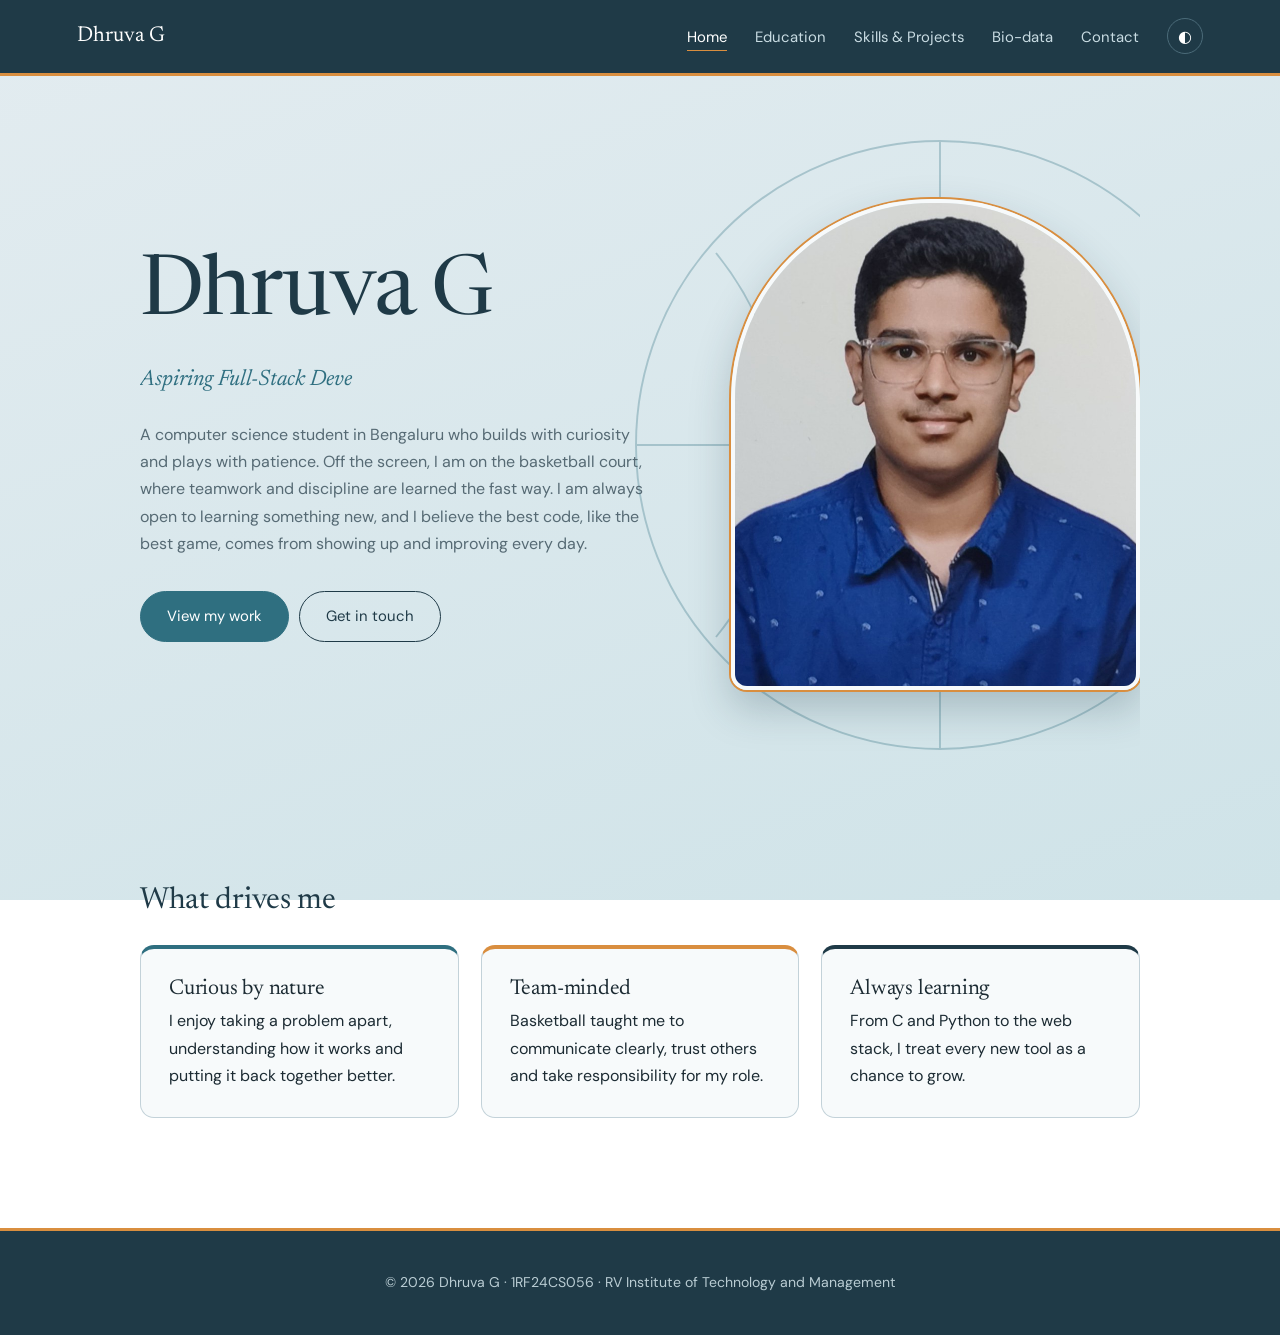
<file: resume/index.html>
<!DOCTYPE html>
<html lang="en" data-theme="light">
<head>
<meta charset="UTF-8"><meta name="viewport" content="width=device-width,initial-scale=1">
<title>Home | Dhruva G</title>
<meta name="description" content="Portfolio and resume of Dhruva G, aspiring full-stack developer.">
<link rel="preconnect" href="https://fonts.googleapis.com"><link rel="preconnect" href="https://fonts.gstatic.com" crossorigin>
<link href="https://fonts.googleapis.com/css2?family=DM+Sans:wght@400;500&family=Newsreader:ital,wght@0,400;1,400&display=swap" rel="stylesheet">
<script>document.documentElement.className="js"</script><link rel="stylesheet" href="style.css">
</head>
<body>
<nav>
<a class="logo" href="index.html">Dhruva G</a>
<button id="menu" aria-label="Open menu">&#9776;</button>
<ul>
<li><a href="index.html">Home</a></li><li><a href="education.html">Education</a></li><li><a href="skills.html">Skills &amp; Projects</a></li><li><a href="biodata.html">Bio-data</a></li><li><a href="contact.html">Contact</a></li>
<li><button id="theme" aria-label="Toggle dark mode">&#9680;</button></li>
</ul>
</nav>
<main><div class="wrap">

<div class="hero">
<svg class="court" viewBox="0 0 400 400" fill="none" stroke="currentColor" stroke-width="1.2" aria-hidden="true"><circle cx="200" cy="200" r="190"/><circle cx="200" cy="200" r="70"/><path d="M200 10v380M10 200h380"/><path d="M60 80a190 190 0 0 1 0 240"/></svg>
<div>
<h1>Dhruva G</h1>
<div class="tag" id="typed" data-text="Aspiring Full-Stack Developer"></div>
<p>A computer science student in Bengaluru who builds with curiosity and plays with patience. Off the screen, I am on the basketball court, where teamwork and discipline are learned the fast way. I am always open to learning something new, and I believe the best code, like the best game, comes from showing up and improving every day.</p>
<a class="btn fill" href="skills.html">View my work</a><a class="btn" href="contact.html">Get in touch</a>
</div>
<div class="photo"><img src="photo.jpg" alt="Portrait of Dhruva G"></div>
</div>
<section class="reveal"><h2>What drives me</h2>
<div class="grid">
<div class="card"><h3>Curious by nature</h3><p>I enjoy taking a problem apart, understanding how it works and putting it back together better.</p></div>
<div class="card"><h3>Team-minded</h3><p>Basketball taught me to communicate clearly, trust others and take responsibility for my role.</p></div>
<div class="card"><h3>Always learning</h3><p>From C and Python to the web stack, I treat every new tool as a chance to grow.</p></div>
</div></section>
</div></main>
<footer>&copy; <span id="year"></span> Dhruva G &middot; 1RF24CS056 &middot; RV Institute of Technology and Management</footer>
<script src="https://code.jquery.com/jquery-3.7.1.min.js"></script>
<script src="script.js"></script>
</body>
</html>
</file>
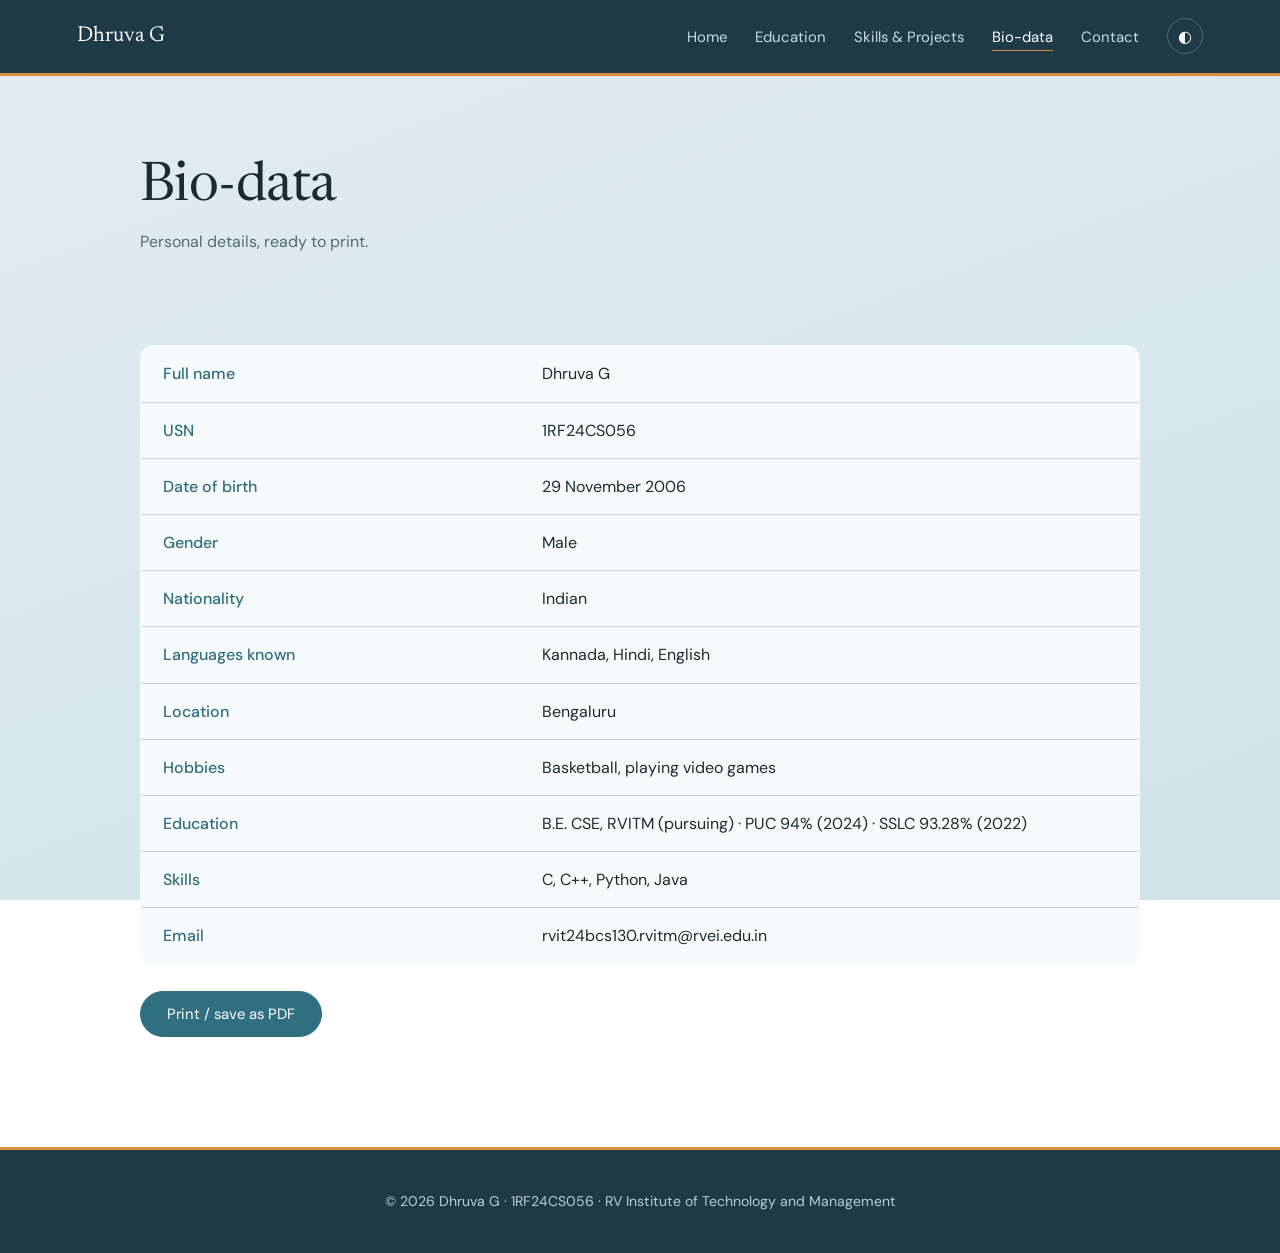
<file: resume/biodata.html>
<!DOCTYPE html>
<html lang="en" data-theme="light">
<head>
<meta charset="UTF-8"><meta name="viewport" content="width=device-width,initial-scale=1">
<title>Bio-data | Dhruva G</title>
<meta name="description" content="Portfolio and resume of Dhruva G, aspiring full-stack developer.">
<link rel="preconnect" href="https://fonts.googleapis.com"><link rel="preconnect" href="https://fonts.gstatic.com" crossorigin>
<link href="https://fonts.googleapis.com/css2?family=DM+Sans:wght@400;500&family=Newsreader:ital,wght@0,400;1,400&display=swap" rel="stylesheet">
<script>document.documentElement.className="js"</script><link rel="stylesheet" href="style.css">
</head>
<body>
<nav>
<a class="logo" href="index.html">Dhruva G</a>
<button id="menu" aria-label="Open menu">&#9776;</button>
<ul>
<li><a href="index.html">Home</a></li><li><a href="education.html">Education</a></li><li><a href="skills.html">Skills &amp; Projects</a></li><li><a href="biodata.html">Bio-data</a></li><li><a href="contact.html">Contact</a></li>
<li><button id="theme" aria-label="Toggle dark mode">&#9680;</button></li>
</ul>
</nav>
<main><div class="wrap">

<div class="page-head"><h1>Bio-data</h1><p>Personal details, ready to print.</p></div>
<section class="reveal"><table>
<tr><td>Full name</td><td>Dhruva G</td></tr>
<tr><td>USN</td><td>1RF24CS056</td></tr>
<tr><td>Date of birth</td><td>29 November 2006</td></tr>
<tr><td>Gender</td><td>Male</td></tr>
<tr><td>Nationality</td><td>Indian</td></tr>
<tr><td>Languages known</td><td>Kannada, Hindi, English</td></tr>
<tr><td>Location</td><td>Bengaluru</td></tr>
<tr><td>Hobbies</td><td>Basketball, playing video games</td></tr>
<tr><td>Education</td><td>B.E. CSE, RVITM (pursuing) &middot; PUC 94% (2024) &middot; SSLC 93.28% (2022)</td></tr>
<tr><td>Skills</td><td>C, C++, Python, Java</td></tr>
<tr><td>Email</td><td>rvit24bcs130.rvitm@rvei.edu.in</td></tr>
</table>
<p style="margin-top:26px" class="noprint"><button class="btn fill" id="print">Print / save as PDF</button></p>
</section>
</div></main>
<footer>&copy; <span id="year"></span> Dhruva G &middot; 1RF24CS056 &middot; RV Institute of Technology and Management</footer>
<script src="https://code.jquery.com/jquery-3.7.1.min.js"></script>
<script src="script.js"></script>
</body>
</html>
</file>
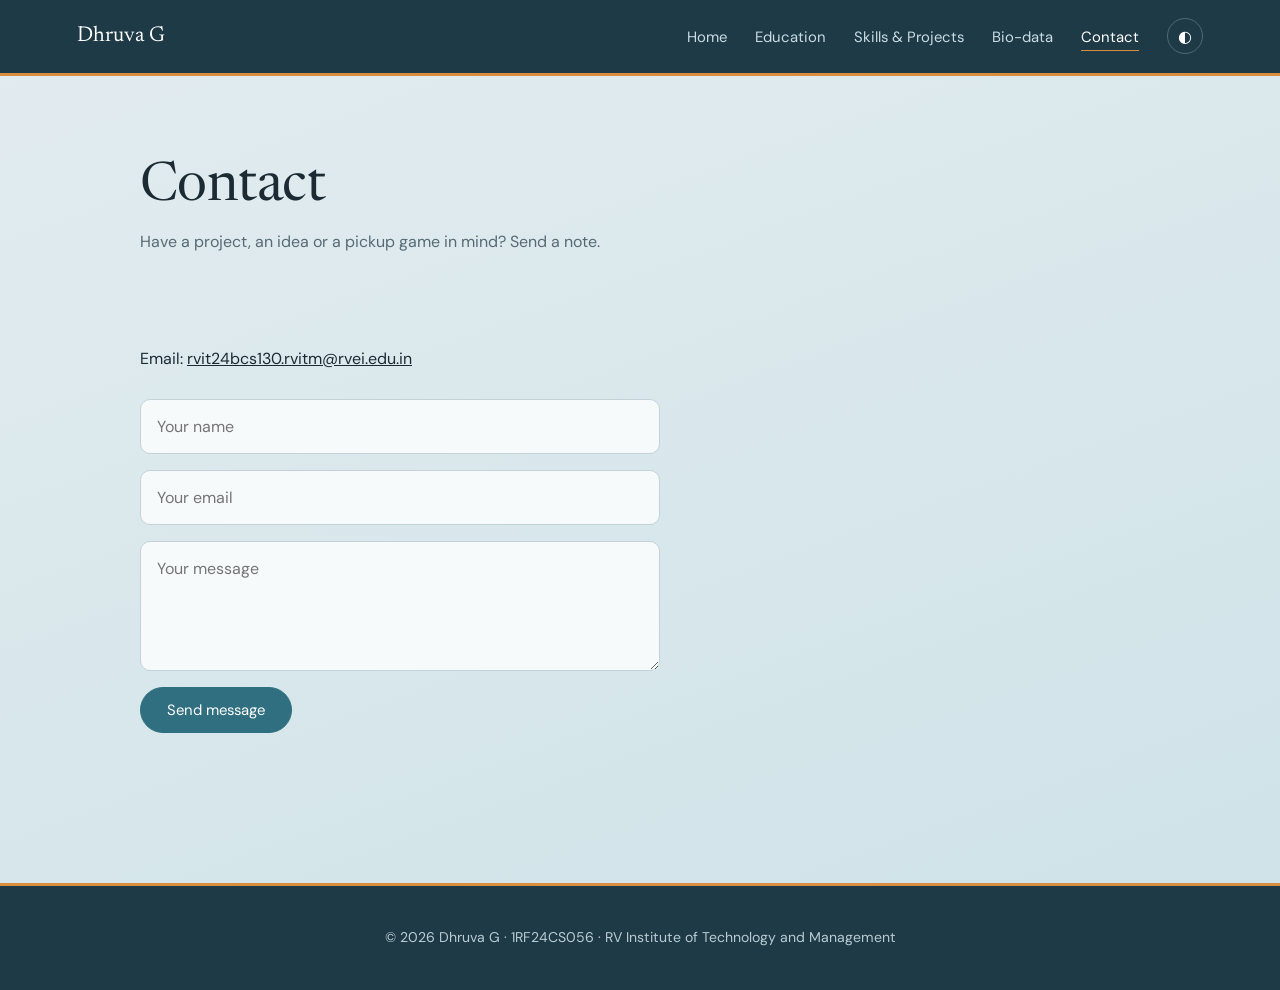
<file: resume/contact.html>
<!DOCTYPE html>
<html lang="en" data-theme="light">
<head>
<meta charset="UTF-8"><meta name="viewport" content="width=device-width,initial-scale=1">
<title>Contact | Dhruva G</title>
<meta name="description" content="Portfolio and resume of Dhruva G, aspiring full-stack developer.">
<link rel="preconnect" href="https://fonts.googleapis.com"><link rel="preconnect" href="https://fonts.gstatic.com" crossorigin>
<link href="https://fonts.googleapis.com/css2?family=DM+Sans:wght@400;500&family=Newsreader:ital,wght@0,400;1,400&display=swap" rel="stylesheet">
<script>document.documentElement.className="js"</script><link rel="stylesheet" href="style.css">
</head>
<body>
<nav>
<a class="logo" href="index.html">Dhruva G</a>
<button id="menu" aria-label="Open menu">&#9776;</button>
<ul>
<li><a href="index.html">Home</a></li><li><a href="education.html">Education</a></li><li><a href="skills.html">Skills &amp; Projects</a></li><li><a href="biodata.html">Bio-data</a></li><li><a href="contact.html">Contact</a></li>
<li><button id="theme" aria-label="Toggle dark mode">&#9680;</button></li>
</ul>
</nav>
<main><div class="wrap">

<div class="page-head"><h1>Contact</h1><p>Have a project, an idea or a pickup game in mind? Send a note.</p></div>
<section class="reveal">
<p style="margin-bottom:26px">Email: <a href="mailto:rvit24bcs130.rvitm@rvei.edu.in">rvit24bcs130.rvitm@rvei.edu.in</a></p>
<form id="contact-form" novalidate>
<input id="name" placeholder="Your name" aria-label="Your name">
<input id="mail" type="email" placeholder="Your email" aria-label="Your email">
<textarea id="msg" placeholder="Your message" aria-label="Your message"></textarea>
<div><button class="btn fill" type="submit">Send message</button></div>
<p id="note" role="status"></p>
</form></section>
</div></main>
<footer>&copy; <span id="year"></span> Dhruva G &middot; 1RF24CS056 &middot; RV Institute of Technology and Management</footer>
<script src="https://code.jquery.com/jquery-3.7.1.min.js"></script>
<script src="script.js"></script>
</body>
</html>
</file>
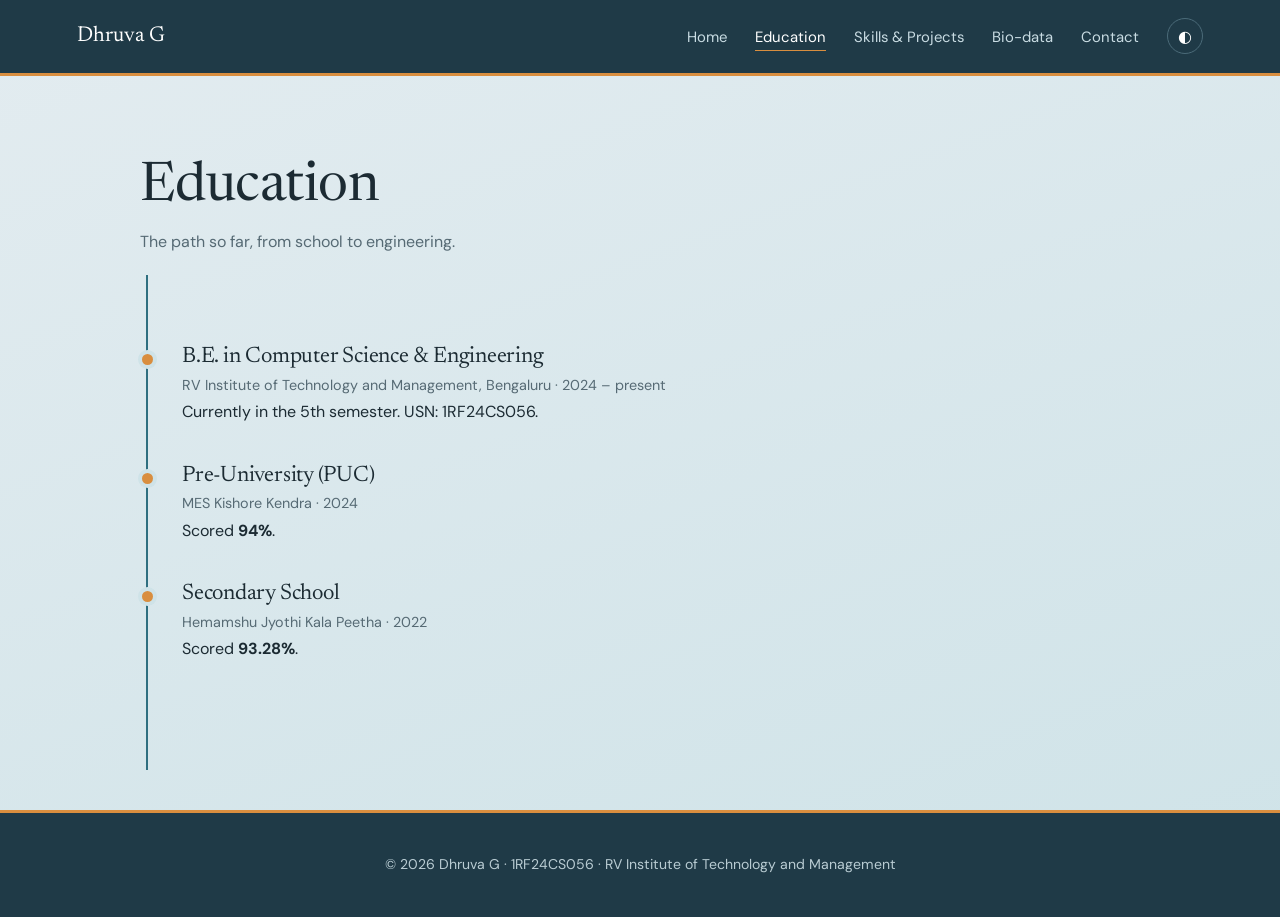
<file: resume/education.html>
<!DOCTYPE html>
<html lang="en" data-theme="light">
<head>
<meta charset="UTF-8"><meta name="viewport" content="width=device-width,initial-scale=1">
<title>Education | Dhruva G</title>
<meta name="description" content="Portfolio and resume of Dhruva G, aspiring full-stack developer.">
<link rel="preconnect" href="https://fonts.googleapis.com"><link rel="preconnect" href="https://fonts.gstatic.com" crossorigin>
<link href="https://fonts.googleapis.com/css2?family=DM+Sans:wght@400;500&family=Newsreader:ital,wght@0,400;1,400&display=swap" rel="stylesheet">
<script>document.documentElement.className="js"</script><link rel="stylesheet" href="style.css">
</head>
<body>
<nav>
<a class="logo" href="index.html">Dhruva G</a>
<button id="menu" aria-label="Open menu">&#9776;</button>
<ul>
<li><a href="index.html">Home</a></li><li><a href="education.html">Education</a></li><li><a href="skills.html">Skills &amp; Projects</a></li><li><a href="biodata.html">Bio-data</a></li><li><a href="contact.html">Contact</a></li>
<li><button id="theme" aria-label="Toggle dark mode">&#9680;</button></li>
</ul>
</nav>
<main><div class="wrap">

<div class="page-head"><h1>Education</h1><p>The path so far, from school to engineering.</p></div>
<section class="timeline reveal">
<div class="item"><h3>B.E. in Computer Science &amp; Engineering</h3><span>RV Institute of Technology and Management, Bengaluru &middot; 2024 &ndash; present</span><p>Currently in the 5th semester. USN: 1RF24CS056.</p></div>
<div class="item"><h3>Pre-University (PUC)</h3><span>MES Kishore Kendra &middot; 2024</span><p>Scored <b>94%</b>.</p></div>
<div class="item"><h3>Secondary School</h3><span>Hemamshu Jyothi Kala Peetha &middot; 2022</span><p>Scored <b>93.28%</b>.</p></div>
</section>
</div></main>
<footer>&copy; <span id="year"></span> Dhruva G &middot; 1RF24CS056 &middot; RV Institute of Technology and Management</footer>
<script src="https://code.jquery.com/jquery-3.7.1.min.js"></script>
<script src="script.js"></script>
</body>
</html>
</file>
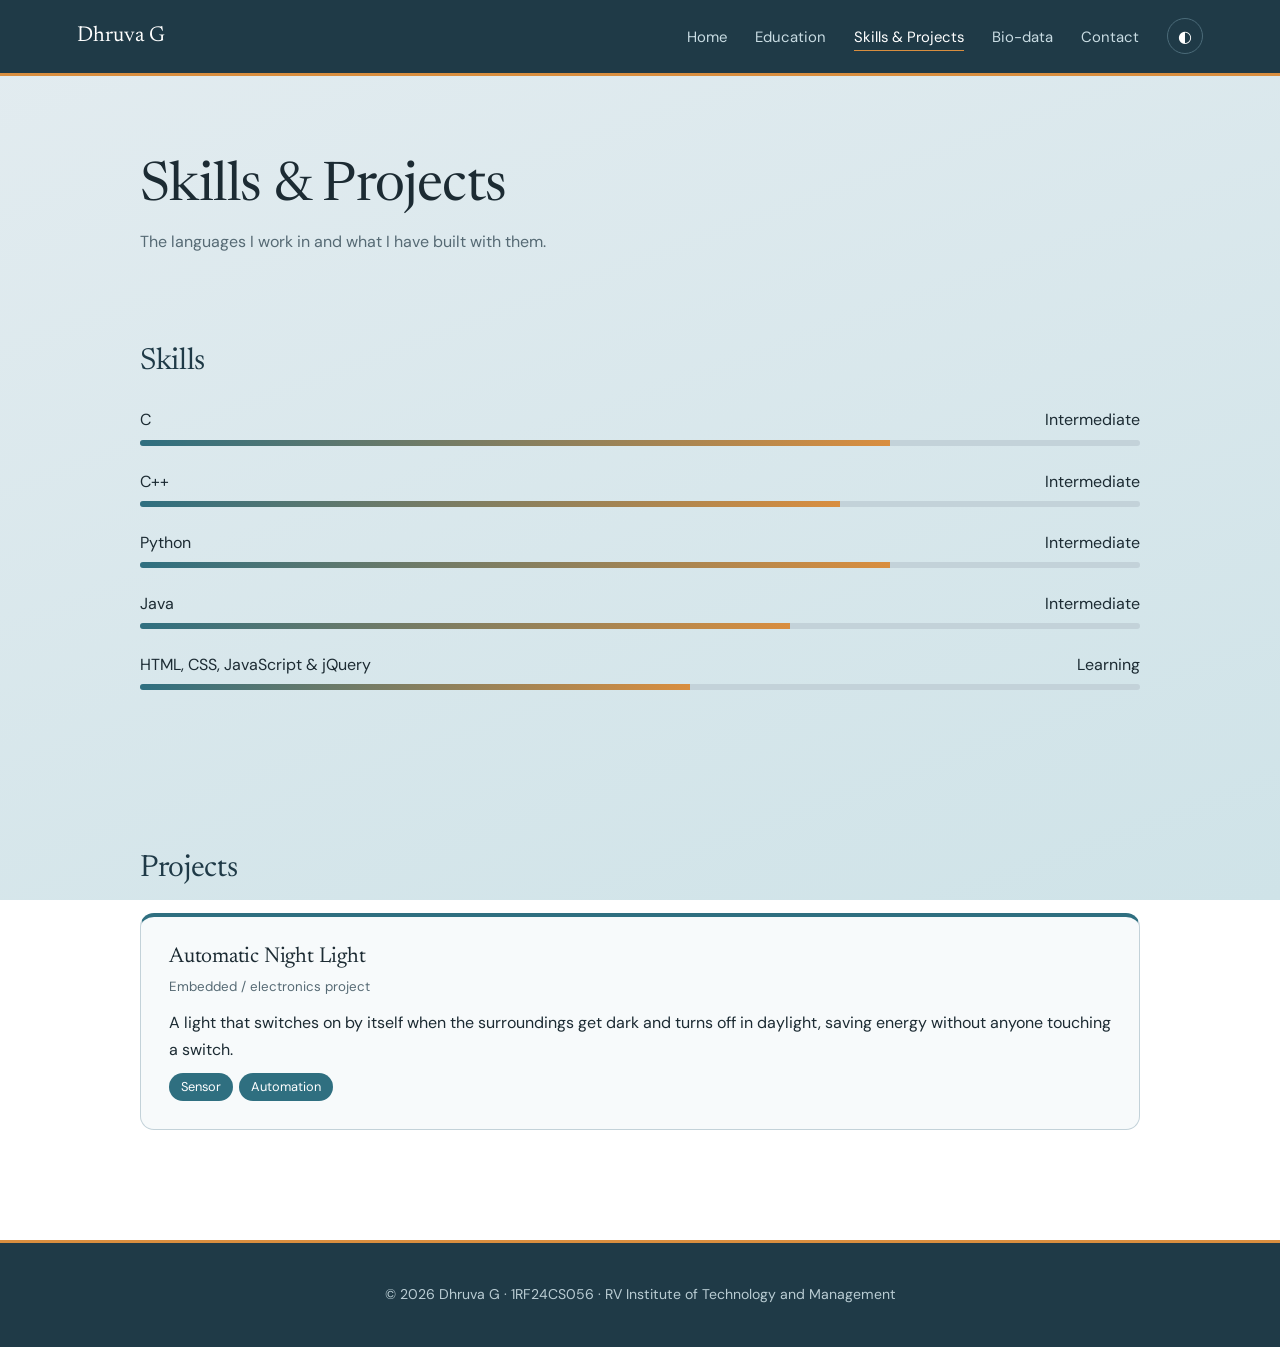
<file: resume/skills.html>
<!DOCTYPE html>
<html lang="en" data-theme="light">
<head>
<meta charset="UTF-8"><meta name="viewport" content="width=device-width,initial-scale=1">
<title>Skills & Projects | Dhruva G</title>
<meta name="description" content="Portfolio and resume of Dhruva G, aspiring full-stack developer.">
<link rel="preconnect" href="https://fonts.googleapis.com"><link rel="preconnect" href="https://fonts.gstatic.com" crossorigin>
<link href="https://fonts.googleapis.com/css2?family=DM+Sans:wght@400;500&family=Newsreader:ital,wght@0,400;1,400&display=swap" rel="stylesheet">
<script>document.documentElement.className="js"</script><link rel="stylesheet" href="style.css">
</head>
<body>
<nav>
<a class="logo" href="index.html">Dhruva G</a>
<button id="menu" aria-label="Open menu">&#9776;</button>
<ul>
<li><a href="index.html">Home</a></li><li><a href="education.html">Education</a></li><li><a href="skills.html">Skills &amp; Projects</a></li><li><a href="biodata.html">Bio-data</a></li><li><a href="contact.html">Contact</a></li>
<li><button id="theme" aria-label="Toggle dark mode">&#9680;</button></li>
</ul>
</nav>
<main><div class="wrap">

<div class="page-head"><h1>Skills &amp; Projects</h1><p>The languages I work in and what I have built with them.</p></div>
<section class="reveal"><h2>Skills</h2>
<div class="bar"><div><span>C</span><span>Intermediate</span></div><div class="track"><div class="fillbar" data-level="75"></div></div></div>
<div class="bar"><div><span>C++</span><span>Intermediate</span></div><div class="track"><div class="fillbar" data-level="70"></div></div></div>
<div class="bar"><div><span>Python</span><span>Intermediate</span></div><div class="track"><div class="fillbar" data-level="75"></div></div></div>
<div class="bar"><div><span>Java</span><span>Intermediate</span></div><div class="track"><div class="fillbar" data-level="65"></div></div></div>
<div class="bar"><div><span>HTML, CSS, JavaScript &amp; jQuery</span><span>Learning</span></div><div class="track"><div class="fillbar" data-level="55"></div></div></div>
</section>
<section class="reveal"><h2>Projects</h2>
<div class="grid"><div class="card"><h3>Automatic Night Light</h3><small>Embedded / electronics project</small><p>A light that switches on by itself when the surroundings get dark and turns off in daylight, saving energy without anyone touching a switch.</p><span class="chip">Sensor</span><span class="chip">Automation</span></div></div>
</section>
</div></main>
<footer>&copy; <span id="year"></span> Dhruva G &middot; 1RF24CS056 &middot; RV Institute of Technology and Management</footer>
<script src="https://code.jquery.com/jquery-3.7.1.min.js"></script>
<script src="script.js"></script>
</body>
</html>
</file>
<file: resume/style.css>
:root{--bg:#e3ecf0;--surface:#f7fafb;--ink:#1c2b33;--muted:#566a74;--line:#c3d2d9;--accent:#2f6f80;--accent-soft:#cfe3e8;--warm:#d98e3f;--deep:#1f3a47;--serif:"Newsreader",Georgia,serif;--sans:"DM Sans",system-ui,sans-serif}
:root[data-theme="dark"]{--bg:#0f1a20;--surface:#17262e;--ink:#e6eef1;--muted:#8fa6b0;--line:#27414d;--accent:#6fc0d1;--accent-soft:#1d3640;--warm:#e9a45a;--deep:#0a1217}
*{box-sizing:border-box;margin:0;padding:0}
html{scroll-behavior:smooth}
body{background:var(--bg);color:var(--ink);font-family:var(--sans);line-height:1.7;transition:background .3s,color .3s}
a{color:inherit}
:focus-visible{outline:2px solid var(--accent);outline-offset:3px}
h1,h2,h3{font-family:var(--serif);font-weight:400;line-height:1.15;letter-spacing:-.01em}
nav{position:sticky;top:0;z-index:10;display:flex;align-items:center;justify-content:space-between;padding:18px 6vw;background:color-mix(in srgb,var(--bg) 88%,transparent);backdrop-filter:blur(8px);border-bottom:1px solid var(--line)}
.logo{font-family:var(--serif);font-size:1.35rem;text-decoration:none}
nav ul{display:flex;gap:28px;list-style:none;align-items:center}
nav ul a{text-decoration:none;font-size:.93rem;color:var(--muted);padding-bottom:3px;border-bottom:1px solid transparent;transition:.2s}
nav ul a:hover,nav ul a.active{color:var(--ink);border-color:var(--accent)}
#theme,#menu{background:none;border:1px solid var(--line);color:var(--ink);border-radius:50%;width:36px;height:36px;cursor:pointer;font-size:1rem}
#menu{display:none;border-radius:8px}
main{padding:0 6vw}
.wrap{max-width:1000px;margin:auto}
.hero{position:relative;display:grid;grid-template-columns:1.3fr 1fr;gap:60px;align-items:center;min-height:82vh;padding:60px 0;overflow:hidden}
.court{position:absolute;right:-120px;top:50%;transform:translateY(-50%);width:640px;max-width:90vw;z-index:-1;color:var(--line)}
.hero h1{font-size:clamp(2.8rem,7vw,5.2rem);margin-bottom:18px}
.tag{font-family:var(--serif);font-style:italic;font-size:1.4rem;color:var(--accent);margin-bottom:22px;min-height:2rem}
.hero p{max-width:46ch;color:var(--muted);margin-bottom:34px}
.photo{border-radius:200px 200px 16px 16px;overflow:hidden;border:1px solid var(--line);aspect-ratio:5/6}
.photo img{width:100%;height:100%;object-fit:cover;object-position:center top;display:block}
.btn{display:inline-block;padding:12px 26px;border:1px solid var(--ink);border-radius:999px;text-decoration:none;font-size:.93rem;background:none;color:var(--ink);cursor:pointer;font-family:inherit;transition:.25s;margin-right:10px}
.btn.fill{background:var(--ink);color:var(--bg)}
.btn:hover{background:var(--accent);border-color:var(--accent);color:#fff}
section{padding:70px 0}
.page-head{padding:80px 0 20px}
.page-head h1{font-size:clamp(2.2rem,5vw,3.4rem)}
.page-head p{color:var(--muted);margin-top:10px;max-width:55ch}
h2{font-size:1.9rem;margin-bottom:26px}
.grid{display:grid;grid-template-columns:repeat(auto-fit,minmax(260px,1fr));gap:22px}
.card{background:var(--surface);border:1px solid var(--line);border-radius:14px;padding:28px;transition:border-color .25s}
.card:hover{border-color:var(--accent)}
.card h3{font-size:1.35rem;margin-bottom:6px}
.card small{color:var(--muted);display:block;margin-bottom:10px}
.chip{display:inline-block;background:var(--accent-soft);color:var(--accent);padding:3px 12px;border-radius:999px;font-size:.8rem;margin:10px 6px 0 0}
.timeline{border-left:1px solid var(--line);margin-left:6px}
.timeline .item{position:relative;padding:0 0 38px 34px}
.timeline .item::before{content:"";position:absolute;left:-6px;top:9px;width:11px;height:11px;border-radius:50%;background:var(--accent)}
.timeline h3{font-size:1.4rem}
.timeline span{color:var(--muted);font-size:.9rem}
.bar{margin-bottom:22px}
.bar div:first-child{display:flex;justify-content:space-between;margin-bottom:6px}
.track{height:4px;background:var(--line);border-radius:4px;overflow:hidden}
.fillbar{height:100%;width:0;background:var(--accent);transition:width 1.2s ease}
table{width:100%;border-collapse:collapse;background:var(--surface);border:1px solid var(--line);border-radius:14px;overflow:hidden}
td{padding:14px 22px;border-bottom:1px solid var(--line)}
td:first-child{color:var(--muted);width:38%}
tr:last-child td{border:0}
form{display:grid;gap:16px;max-width:520px}
input,textarea{width:100%;padding:13px 16px;background:var(--surface);border:1px solid var(--line);border-radius:10px;color:var(--ink);font:inherit}
textarea{min-height:130px;resize:vertical}
#note{color:var(--accent);min-height:1.5rem}
footer{text-align:center;padding:40px 6vw;color:var(--muted);font-size:.88rem;border-top:1px solid var(--line);margin-top:40px}
.js .reveal{opacity:0;transform:translateY(14px);transition:.7s}
.js .reveal.in{opacity:1;transform:none}
@media(max-width:760px){.hero{grid-template-columns:1fr;min-height:auto}.photo{max-width:280px;order:-1}#menu{display:block}nav ul{display:none;position:absolute;top:100%;left:0;right:0;flex-direction:column;background:var(--bg);padding:20px 6vw;border-bottom:1px solid var(--line)}nav ul.open{display:flex}}
@media print{nav,footer,.noprint,.court{display:none!important}body{background:#fff;color:#000}.card,table{border-color:#999}}
@media(prefers-reduced-motion:reduce){*{transition:none!important;scroll-behavior:auto}.reveal{opacity:1;transform:none}}
/* colour layer */
body{background:linear-gradient(160deg,var(--bg) 0%,var(--accent-soft) 100%) fixed}
nav{background:var(--deep);border-bottom:3px solid var(--warm)}
.logo{color:#fff}
nav ul a{color:#c9dce3}
nav ul a:hover,nav ul a.active{color:#fff;border-color:var(--warm)}
#theme,#menu{color:#fff;border-color:#4b6b79}
.hero h1{color:var(--deep)}
:root[data-theme="dark"] .hero h1{color:var(--ink)}
.tag{color:var(--accent)}
.court{color:var(--accent);opacity:.3}
.photo{border:4px solid var(--surface);box-shadow:0 0 0 2px var(--warm),0 18px 40px rgba(31,58,71,.25)}
.btn{border-color:var(--deep);color:var(--deep)}
:root[data-theme="dark"] .btn{border-color:var(--accent);color:var(--ink)}
.btn.fill{background:var(--accent);border-color:var(--accent);color:#fff}
.btn:hover{background:var(--warm);border-color:var(--warm);color:#1c2b33}
.card{border-top:4px solid var(--accent)}
.card:nth-child(2){border-top-color:var(--warm)}
.card:nth-child(3){border-top-color:var(--deep)}
.chip{background:var(--accent);color:#fff}
.timeline{border-left:2px solid var(--accent)}
.timeline .item::before{background:var(--warm);box-shadow:0 0 0 4px var(--accent-soft)}
.fillbar{background:linear-gradient(90deg,var(--accent),var(--warm))}
.track{height:6px;background:var(--line)}
td:first-child{color:var(--accent);font-weight:500}
h2{color:var(--deep)}
:root[data-theme="dark"] h2{color:var(--ink)}
footer{background:var(--deep);color:#b9ccd3;border-top:3px solid var(--warm)}
</file>
